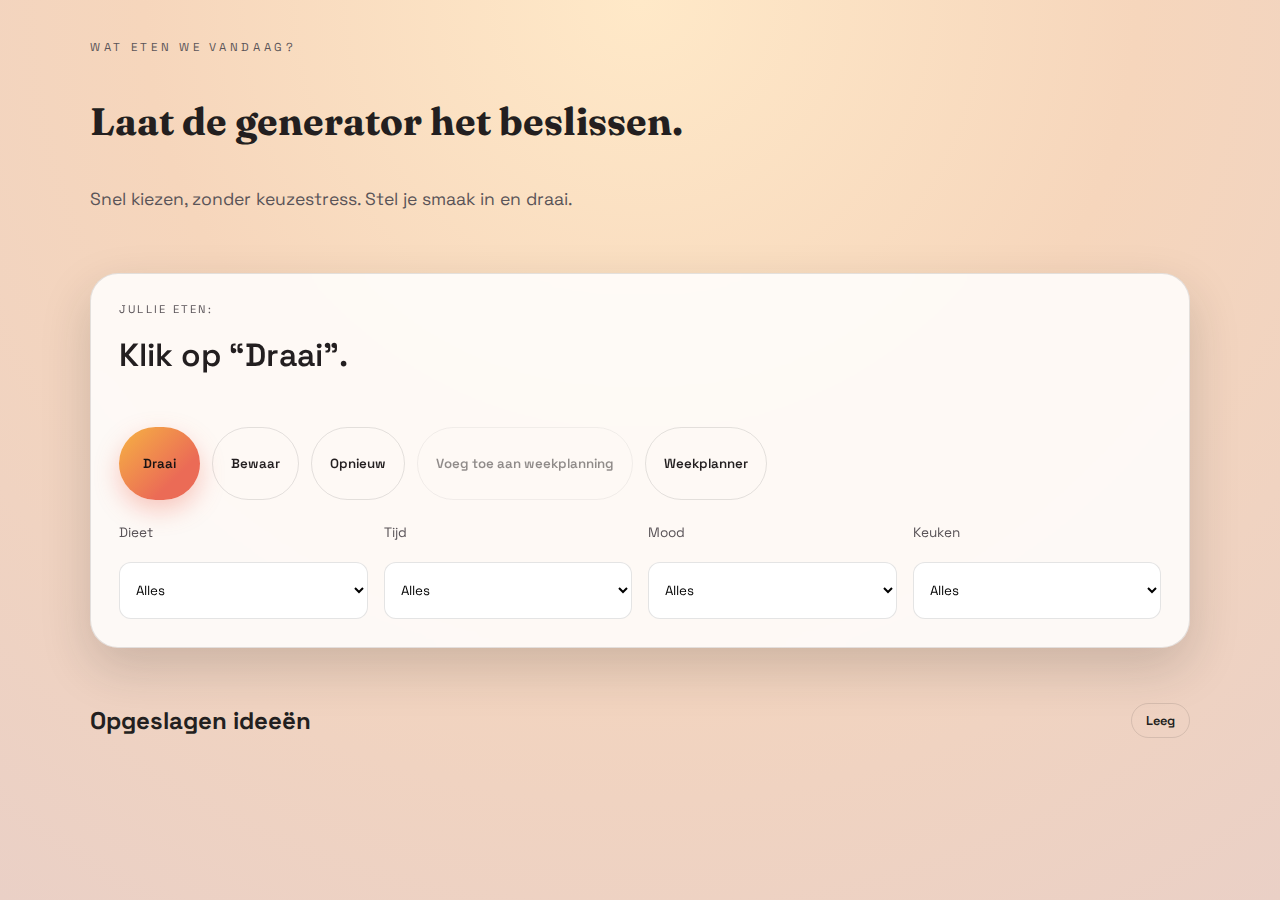
<file: index.html>
<!doctype html>
<html lang="nl">
  <head>
    <!-- Favicons - Plak dit in de <head> van je HTML -->

    <!-- Standard favicons -->
    <link rel="icon" type="image/png" sizes="16x16" href="https://i.ibb.co/Df18CfKS/favicon-16x16-png.png">
    <link rel="icon" type="image/png" sizes="32x32" href="https://i.ibb.co/yBG2z2Hj/favicon-32x32-png.png">
    <link rel="icon" type="image/png" sizes="48x48" href="https://i.ibb.co/VYYpGkjC/favicon-48x48-png.png">

    <!-- Apple Touch Icon (iOS) -->
    <link rel="apple-touch-icon" sizes="180x180" href="https://i.ibb.co/WvxTzzQQ/apple-touch-icon-png.png">

    <!-- Android Chrome -->
    <link rel="icon" type="image/png" sizes="192x192" href="https://i.ibb.co/PvV1B8D5/android-chrome-192x192-png.png">
    <link rel="icon" type="image/png" sizes="512x512" href="https://i.ibb.co/RGPztmz8/android-chrome-512x512-png.png">

    <!-- Standaard fallback -->
    <link rel="shortcut icon" href="https://i.ibb.co/yBG2z2Hj/favicon-32x32-png.png">
    <meta charset="UTF-8" />
    <meta name="viewport" content="width=device-width, initial-scale=1" />
    <title>Wat eten we vandaag? Generator</title>
    <link rel="preconnect" href="https://fonts.googleapis.com" />
    <link rel="preconnect" href="https://fonts.gstatic.com" crossorigin />
    <link href="https://fonts.googleapis.com/css2?family=Fraunces:wght@400;600;700&family=Space+Grotesk:wght@400;500;600&display=swap" rel="stylesheet" />
    <link rel="stylesheet" href="styles.css" />
  </head>
  <body>
    <main class="page">
      <section class="hero">
        <p class="kicker">Wat eten we vandaag?</p>
        <h1 class="title">Laat de generator het beslissen.</h1>
        <p class="subtitle">Snel kiezen, zonder keuzestress. Stel je smaak in en draai.</p>
      </section>

      <section class="card" aria-live="polite">
        <div class="result">
          <div class="result-label">Jullie eten:</div>
          <div id="dish" class="result-dish">Klik op “Draai”.</div>
          <div id="tags" class="result-tags" aria-hidden="true"></div>
        </div>

        <div class="controls">
          <button id="spin" class="primary">Draai</button>
          <button id="save" class="ghost">Bewaar</button>
          <button id="reroll" class="ghost">Opnieuw</button>
          <button id="addToWeek" class="ghost" disabled>Voeg toe aan weekplanning</button>
          <button id="week" class="ghost">Weekplanner</button>
        </div>

        <div class="filters">
          <div class="filter-group">
            <label for="diet">Dieet</label>
            <select id="diet">
              <option value="all">Alles</option>
              <option value="veg">Vegetarisch</option>
              <option value="vegan">Vegan</option>
              <option value="pesc">Pescatarisch</option>
            </select>
          </div>
          <div class="filter-group">
            <label for="time">Tijd</label>
            <select id="time">
              <option value="all">Alles</option>
              <option value="quick">Snel (≤ 20 min)</option>
              <option value="mid">Middel (20-40 min)</option>
              <option value="slow">Uitgebreid (40+ min)</option>
            </select>
          </div>
          <div class="filter-group">
            <label for="mood">Mood</label>
            <select id="mood">
              <option value="all">Alles</option>
              <option value="comfort">Comfort</option>
              <option value="fresh">Fris</option>
              <option value="spicy">Pittig</option>
              <option value="protein">Eiwit</option>
            </select>
          </div>
          <div class="filter-group">
            <label for="style">Keuken</label>
            <select id="style">
              <option value="all">Alles</option>
              <option value="med">Mediterraan</option>
              <option value="asian">Aziatisch</option>
              <option value="nl">Nederlands</option>
              <option value="latam">Latijns</option>
            </select>
          </div>
        </div>
      </section>

      <section class="saved">
        <div class="saved-header">
          <h2>Opgeslagen ideeën</h2>
          <button id="clear" class="ghost small">Leeg</button>
        </div>
        <ul id="savedList" class="saved-list"></ul>
      </section>
    </main>

    <div id="weekModal" class="modal" aria-hidden="true">
      <div class="modal-backdrop"></div>
      <div class="modal-card" role="dialog" aria-modal="true" aria-labelledby="weekTitle">
        <h3 id="weekTitle">Voeg toe aan weekplanning</h3>
        <p id="weekDish" class="modal-subtitle"></p>
        <label for="weekDay">Kies een dag</label>
        <select id="weekDay" class="modal-select"></select>
        <div class="modal-actions">
          <button id="confirmWeek" class="primary">Toevoegen</button>
          <button id="cancelWeek" class="ghost">Annuleer</button>
        </div>
        <div id="weekStatus" class="modal-status" aria-live="polite"></div>
      </div>
    </div>

    <script src="data.js"></script>
    <script src="app.js"></script>
  </body>
</html>
</file>
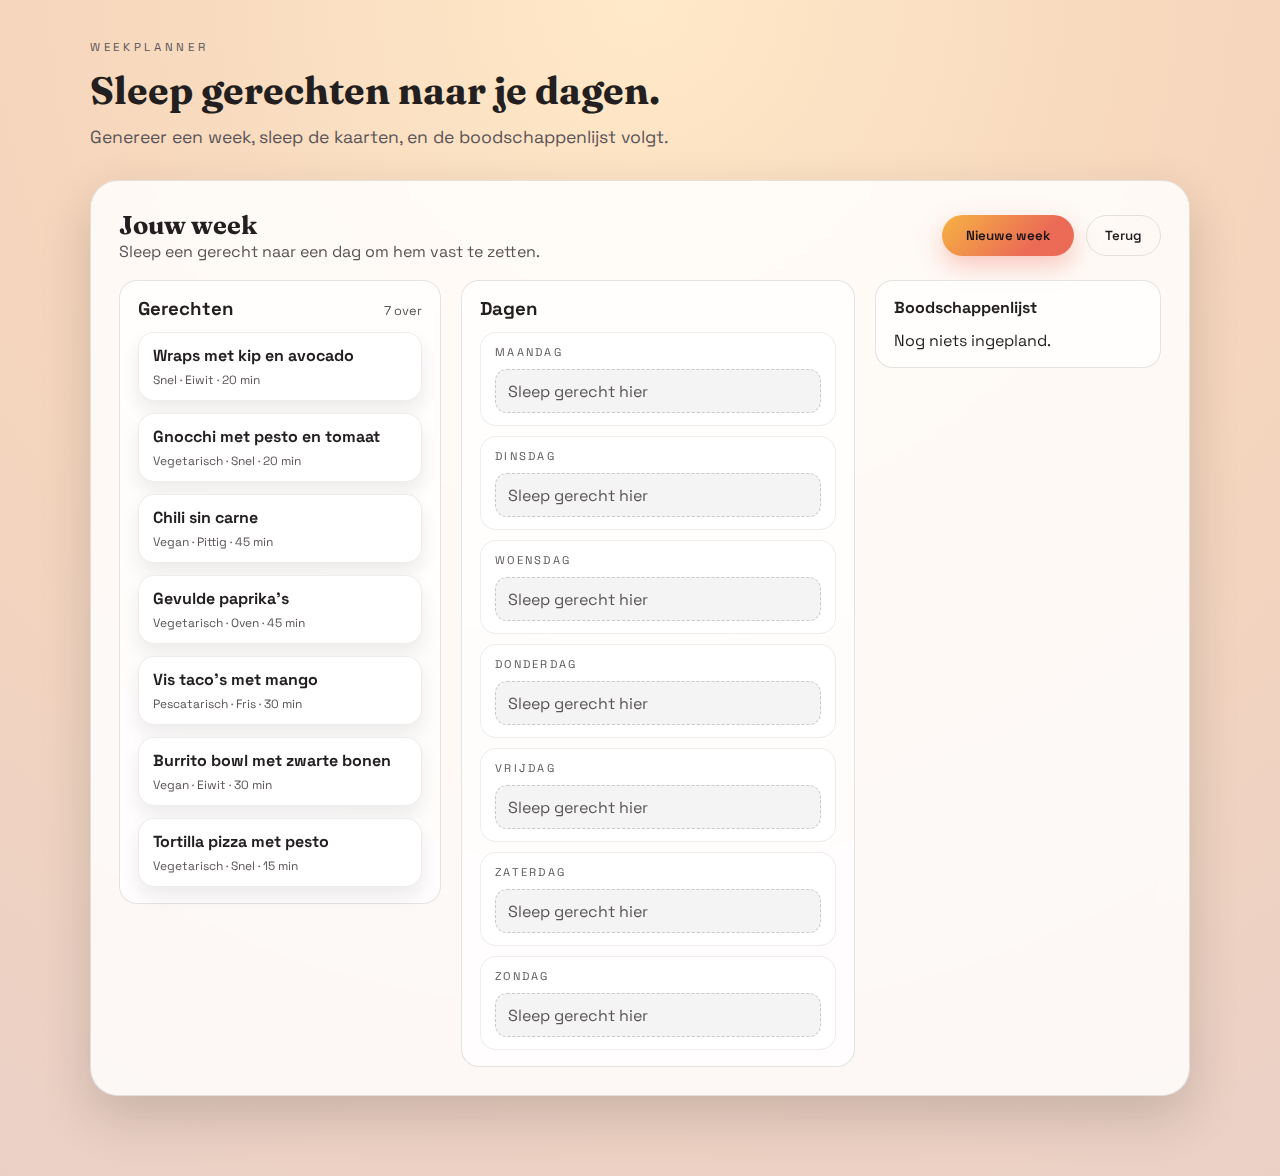
<file: planner.html>
<!doctype html>
<html lang="nl">
  <head>
    <!-- Favicons - Plak dit in de <head> van je HTML -->

    <!-- Standard favicons -->
    <link rel="icon" type="image/png" sizes="16x16" href="https://i.ibb.co/Df18CfKS/favicon-16x16-png.png">
    <link rel="icon" type="image/png" sizes="32x32" href="https://i.ibb.co/yBG2z2Hj/favicon-32x32-png.png">
    <link rel="icon" type="image/png" sizes="48x48" href="https://i.ibb.co/VYYpGkjC/favicon-48x48-png.png">

    <!-- Apple Touch Icon (iOS) -->
    <link rel="apple-touch-icon" sizes="180x180" href="https://i.ibb.co/WvxTzzQQ/apple-touch-icon-png.png">

    <!-- Android Chrome -->
    <link rel="icon" type="image/png" sizes="192x192" href="https://i.ibb.co/PvV1B8D5/android-chrome-192x192-png.png">
    <link rel="icon" type="image/png" sizes="512x512" href="https://i.ibb.co/RGPztmz8/android-chrome-512x512-png.png">

    <!-- Standaard fallback -->
    <link rel="shortcut icon" href="https://i.ibb.co/yBG2z2Hj/favicon-32x32-png.png">
    <meta charset="UTF-8" />
    <meta name="viewport" content="width=device-width, initial-scale=1" />
    <title>Weekplanner - Wat eten we vandaag?</title>
    <link rel="preconnect" href="https://fonts.googleapis.com" />
    <link rel="preconnect" href="https://fonts.gstatic.com" crossorigin />
    <link href="https://fonts.googleapis.com/css2?family=Fraunces:wght@400;600;700&family=Space+Grotesk:wght@400;500;600&display=swap" rel="stylesheet" />
    <link rel="stylesheet" href="styles.css" />
  </head>
  <body>
    <main class="page">
      <section class="hero">
        <p class="kicker">Weekplanner</p>
        <h1 class="title">Sleep gerechten naar je dagen.</h1>
        <p class="subtitle">Genereer een week, sleep de kaarten, en de boodschappenlijst volgt.</p>
      </section>

      <section class="card planner">
        <div class="planner-header">
          <div>
            <h2>Jouw week</h2>
            <p>Sleep een gerecht naar een dag om hem vast te zetten.</p>
          </div>
          <div class="planner-actions">
            <button id="regenerate" class="primary">Nieuwe week</button>
            <button id="back" class="ghost">Terug</button>
          </div>
        </div>
        <div class="planner-grid">
          <div class="pool">
            <div class="pool-header">
              <h3>Gerechten</h3>
              <span id="poolCount" class="pool-count">0 over</span>
            </div>
            <div id="poolList" class="pool-list" aria-live="polite"></div>
          </div>
          <div class="days">
            <h3>Dagen</h3>
            <ul id="weekList" class="week-list"></ul>
          </div>
          <div class="shopping">
            <h3>Boodschappenlijst</h3>
            <ul id="shopList" class="shop-list"></ul>
          </div>
        </div>
      </section>
    </main>

    <script src="data.js"></script>
    <script src="planner.js"></script>
  </body>
</html>
</file>
<file: styles.css>
:root {
  color-scheme: light;
  --ink: #231f20;
  --muted: #5a5458;
  --accent: #f6b343;
  --accent-2: #eb6b56;
  --accent-3: #6ab49f;
  --paper: #fff7ec;
  --card: rgba(255, 255, 255, 0.85);
  --stroke: rgba(35, 31, 32, 0.12);
  --shadow: 0 20px 50px rgba(35, 31, 32, 0.18);
}

* {
  box-sizing: border-box;
  margin: 0;
  padding: 0;
}

body {
  min-height: 100vh;
  font-family: "Space Grotesk", system-ui, sans-serif;
  background: radial-gradient(circle at top, #ffe9c8 0%, #f6d6bc 45%, #ead0c6 100%);
  color: var(--ink);
  display: flex;
  justify-content: center;
  padding: 40px 20px 80px;
}

.page {
  width: min(1100px, 100%);
  display: grid;
  gap: 32px;
}

.hero {
  display: grid;
  gap: 12px;
}

.kicker {
  text-transform: uppercase;
  letter-spacing: 0.32em;
  font-size: 0.72rem;
  color: var(--muted);
}

.title {
  font-family: "Fraunces", "Times New Roman", serif;
  font-size: clamp(2.4rem, 3vw, 3.5rem);
}

.subtitle {
  font-size: 1.1rem;
  color: var(--muted);
}

.card {
  background: var(--card);
  border-radius: 28px;
  border: 1px solid var(--stroke);
  padding: 28px;
  box-shadow: var(--shadow);
  backdrop-filter: blur(12px);
  display: grid;
  gap: 24px;
}

.result {
  display: grid;
  gap: 8px;
}

.result-label {
  text-transform: uppercase;
  letter-spacing: 0.2em;
  font-size: 0.7rem;
  color: var(--muted);
}

.result-dish {
  font-size: clamp(1.7rem, 2.5vw, 2.3rem);
  font-weight: 600;
}

.result-tags {
  display: flex;
  gap: 8px;
  flex-wrap: wrap;
}

.tag {
  background: rgba(35, 31, 32, 0.08);
  color: var(--ink);
  font-size: 0.75rem;
  padding: 6px 10px;
  border-radius: 999px;
}

.controls {
  display: flex;
  flex-wrap: wrap;
  gap: 12px;
}

button {
  border: none;
  font-family: "Space Grotesk", system-ui, sans-serif;
  font-weight: 600;
  cursor: pointer;
  transition: transform 0.2s ease, box-shadow 0.2s ease;
}

button:focus-visible {
  outline: 2px solid var(--accent-2);
  outline-offset: 2px;
}

button:disabled {
  opacity: 0.5;
  cursor: not-allowed;
  box-shadow: none;
}

.primary {
  background: linear-gradient(135deg, var(--accent) 0%, var(--accent-2) 70%);
  color: #1a1414;
  padding: 12px 24px;
  border-radius: 999px;
  box-shadow: 0 10px 25px rgba(235, 107, 86, 0.35);
}

.ghost {
  background: transparent;
  border: 1px solid var(--stroke);
  padding: 10px 18px;
  border-radius: 999px;
  color: var(--ink);
}

.ghost.small {
  font-size: 0.8rem;
  padding: 8px 14px;
}

button:hover {
  transform: translateY(-2px);
  box-shadow: 0 12px 24px rgba(35, 31, 32, 0.18);
}

.filters {
  display: grid;
  grid-template-columns: repeat(auto-fit, minmax(160px, 1fr));
  gap: 16px;
}

.filter-group {
  display: grid;
  gap: 6px;
}

label {
  font-size: 0.85rem;
  color: var(--muted);
}

select {
  padding: 10px 12px;
  border-radius: 12px;
  border: 1px solid var(--stroke);
  background: white;
  font-family: "Space Grotesk", system-ui, sans-serif;
}

.planner {
  gap: 18px;
}

.planner-header {
  display: flex;
  align-items: center;
  justify-content: space-between;
  gap: 16px;
}

.planner-header h2 {
  font-family: "Fraunces", "Times New Roman", serif;
  font-size: 1.6rem;
}

.planner-header p {
  color: var(--muted);
}

.planner-actions {
  display: flex;
  gap: 12px;
  flex-wrap: wrap;
}

.planner-grid {
  display: grid;
  grid-template-columns: minmax(0, 0.9fr) minmax(0, 1.1fr) minmax(0, 0.8fr);
  gap: 20px;
  align-items: start;
}

.pool,
.days,
.shopping {
  background: rgba(255, 255, 255, 0.7);
  border-radius: 18px;
  padding: 16px 18px;
  border: 1px solid var(--stroke);
  display: grid;
  gap: 12px;
  align-content: start;
}

.pool-header {
  display: flex;
  justify-content: space-between;
  align-items: baseline;
}

.pool-count {
  font-size: 0.8rem;
  color: var(--muted);
}

.pool-list {
  display: grid;
  gap: 12px;
}

.pool-empty {
  padding: 12px;
  border-radius: 12px;
  border: 1px dashed var(--stroke);
  color: var(--muted);
  font-size: 0.9rem;
}

.meal-card {
  background: white;
  border-radius: 16px;
  padding: 12px 14px;
  border: 1px solid rgba(35, 31, 32, 0.08);
  display: grid;
  gap: 6px;
  cursor: grab;
  box-shadow: 0 10px 18px rgba(35, 31, 32, 0.08);
}

.meal-card span {
  font-size: 0.75rem;
  color: var(--muted);
}

.meal-card.dragging,
.day-slot.dragging {
  opacity: 0.5;
}

.week-list,
.shop-list {
  list-style: none;
  display: grid;
  gap: 10px;
}

.week-item {
  background: white;
  border-radius: 16px;
  padding: 12px 14px;
  border: 1px solid rgba(35, 31, 32, 0.08);
  display: grid;
  gap: 10px;
  transition: border-color 0.2s ease, box-shadow 0.2s ease;
}

.week-item span {
  text-transform: uppercase;
  font-size: 0.7rem;
  letter-spacing: 0.2em;
  color: var(--muted);
}

.week-item.drag-over {
  border-color: var(--accent-2);
  box-shadow: 0 0 0 3px rgba(235, 107, 86, 0.2);
}

.day-slot {
  padding: 10px 12px;
  border-radius: 12px;
  background: rgba(35, 31, 32, 0.05);
  border: 1px dashed rgba(35, 31, 32, 0.2);
  color: var(--muted);
  min-height: 44px;
  display: flex;
  align-items: center;
}

.day-slot.filled {
  background: #fff7ec;
  border-style: solid;
  color: var(--ink);
  cursor: grab;
}

.shopping h3 {
  font-size: 1rem;
}

.saved {
  display: grid;
  gap: 12px;
}

.saved-header {
  display: flex;
  align-items: center;
  justify-content: space-between;
}

.saved-list {
  list-style: none;
  display: grid;
  gap: 10px;
}

.saved-item {
  background: rgba(255, 255, 255, 0.7);
  border-radius: 18px;
  padding: 14px 18px;
  border: 1px solid var(--stroke);
  display: flex;
  justify-content: space-between;
  align-items: center;
  gap: 12px;
}

.saved-item span {
  font-weight: 500;
}

.saved-item button {
  font-size: 0.75rem;
  padding: 6px 10px;
}

.modal {
  position: fixed;
  inset: 0;
  display: none;
  align-items: center;
  justify-content: center;
  z-index: 20;
}

.modal.show {
  display: flex;
}

.modal-backdrop {
  position: absolute;
  inset: 0;
  background: rgba(35, 31, 32, 0.4);
}

.modal-card {
  position: relative;
  background: white;
  padding: 24px;
  border-radius: 18px;
  border: 1px solid var(--stroke);
  box-shadow: var(--shadow);
  display: grid;
  gap: 12px;
  width: min(420px, 90vw);
  z-index: 2;
}

.modal-subtitle {
  font-weight: 600;
}

.modal-select {
  width: 100%;
}

.modal-actions {
  display: flex;
  gap: 12px;
  flex-wrap: wrap;
}

.modal-status {
  font-size: 0.85rem;
  color: var(--muted);
}

@media (max-width: 1000px) {
  .planner-grid {
    grid-template-columns: 1fr;
  }
}

@media (max-width: 600px) {
  body {
    padding: 24px 16px 60px;
  }

  .card {
    padding: 22px;
  }

  .controls {
    flex-direction: column;
  }
}

.fade-in {
  animation: fadeIn 0.5s ease;
}

@keyframes fadeIn {
  from {
    opacity: 0;
    transform: translateY(10px);
  }
  to {
    opacity: 1;
    transform: translateY(0);
  }
}
</file>
